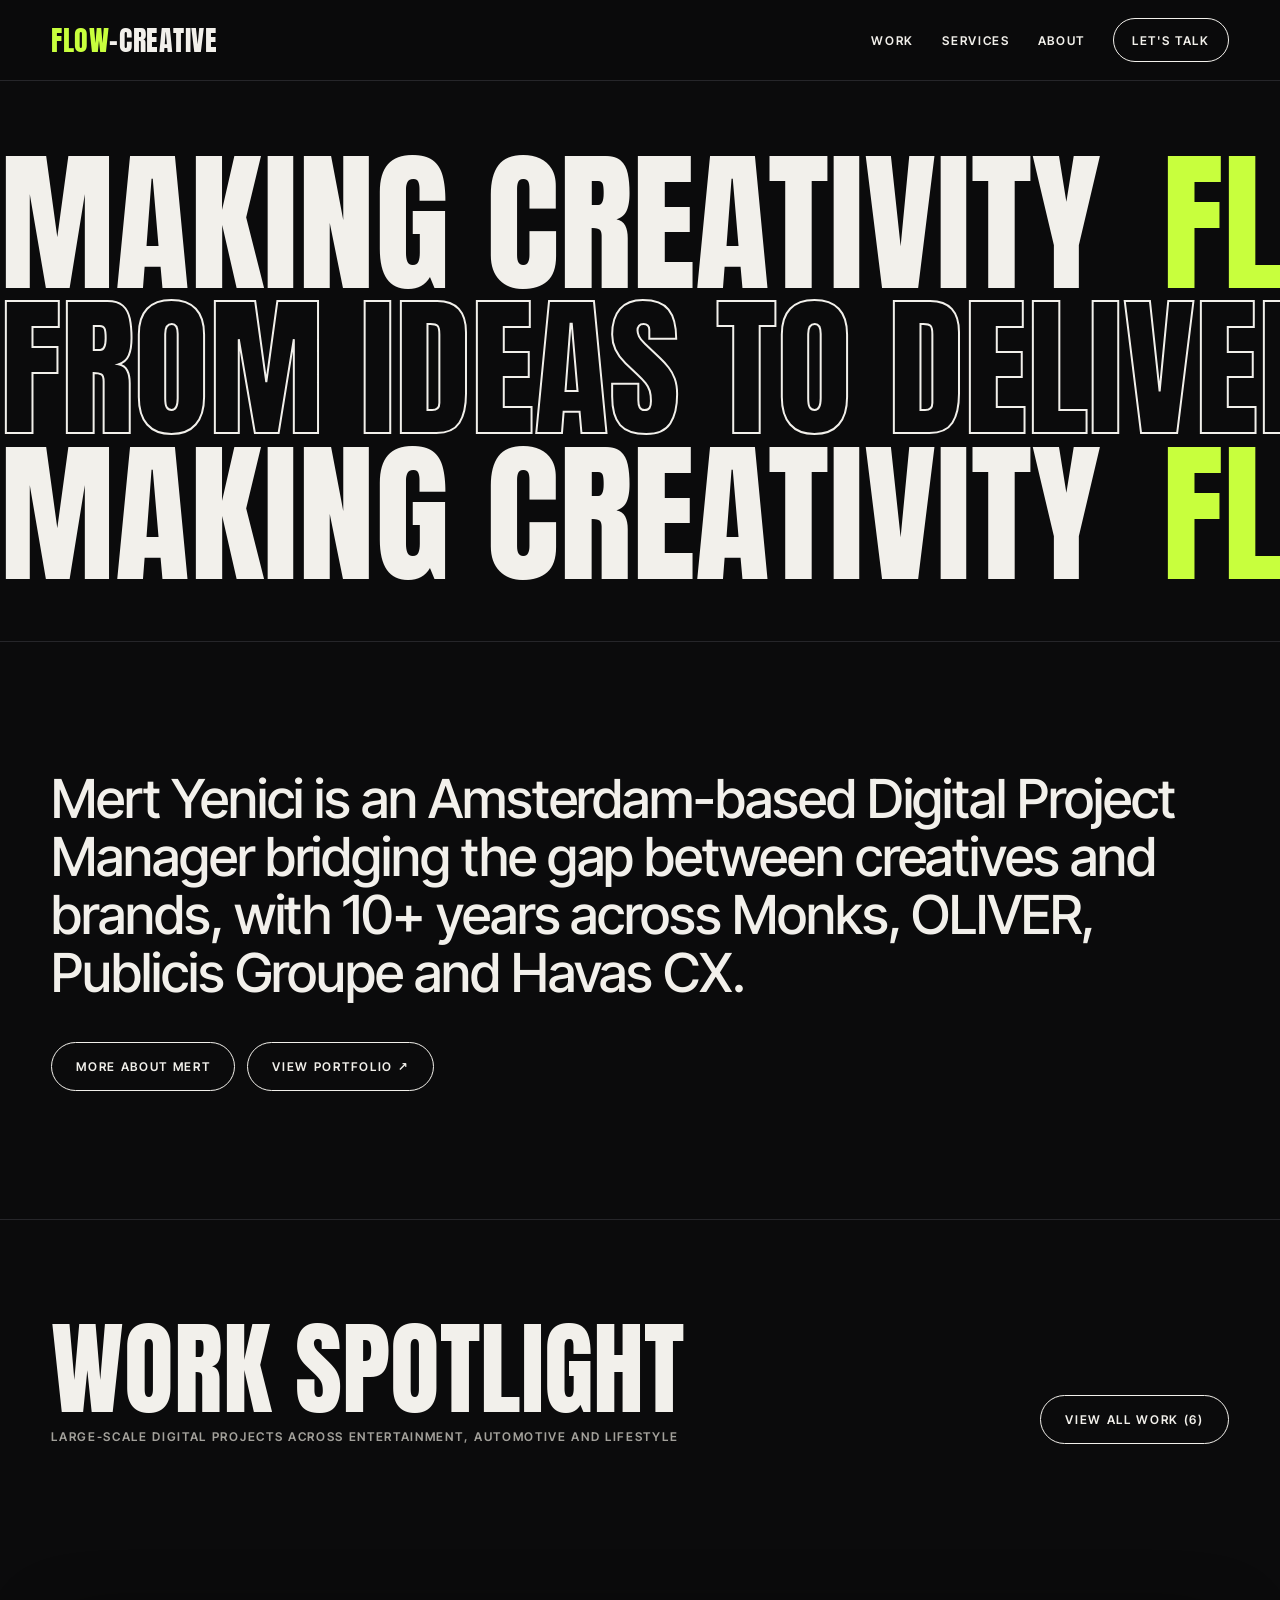
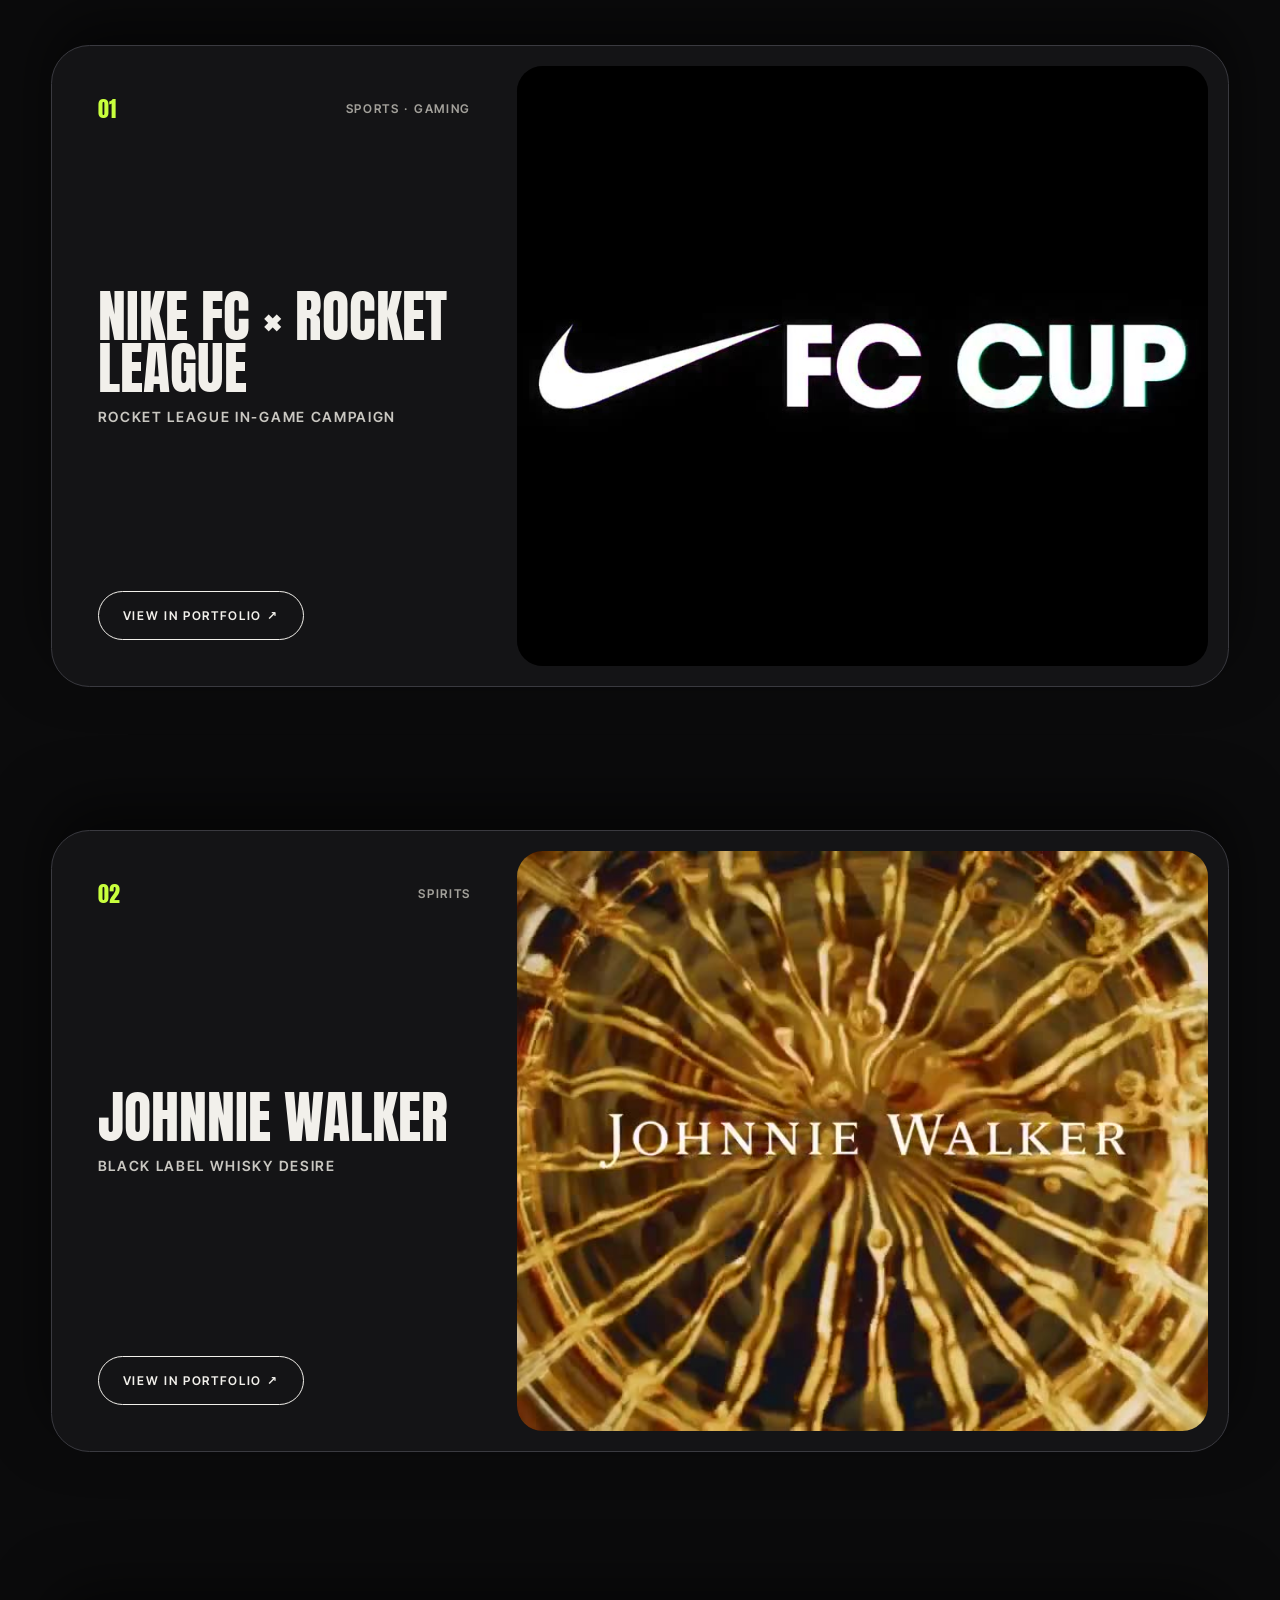
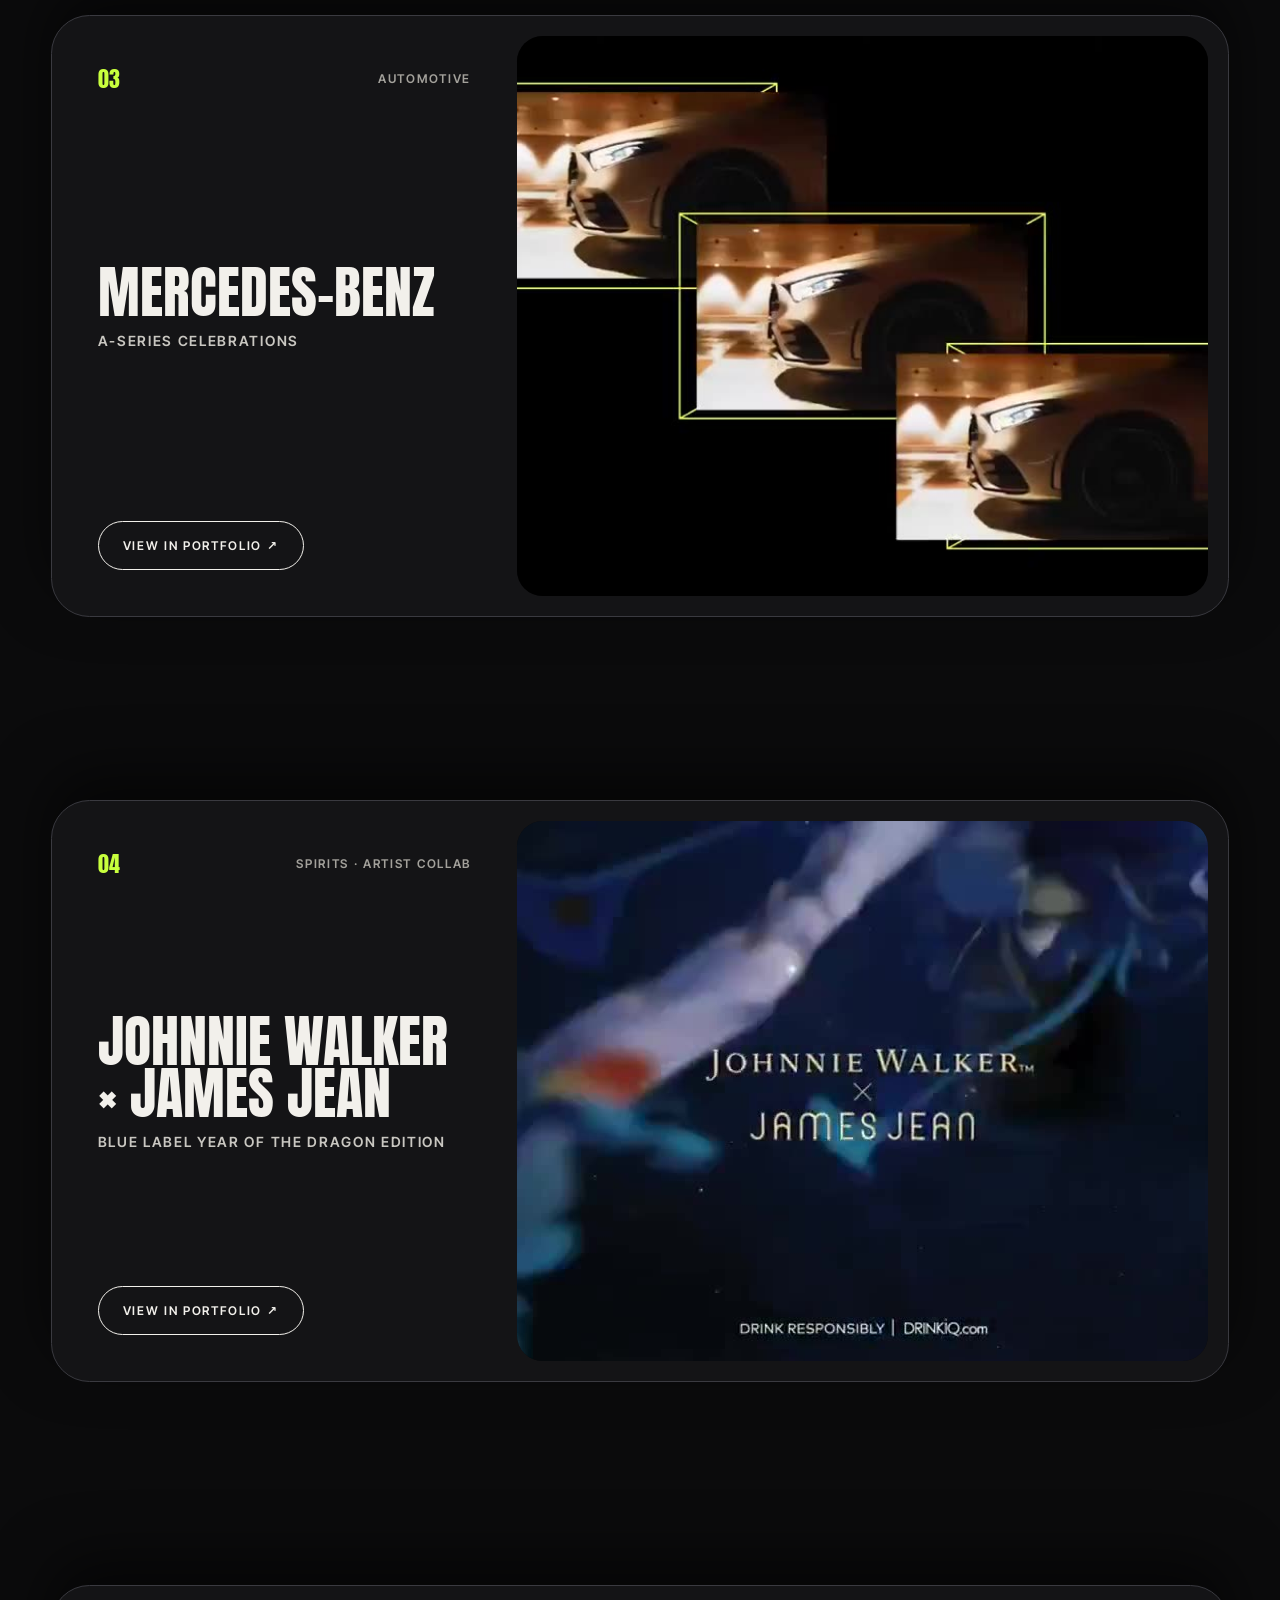
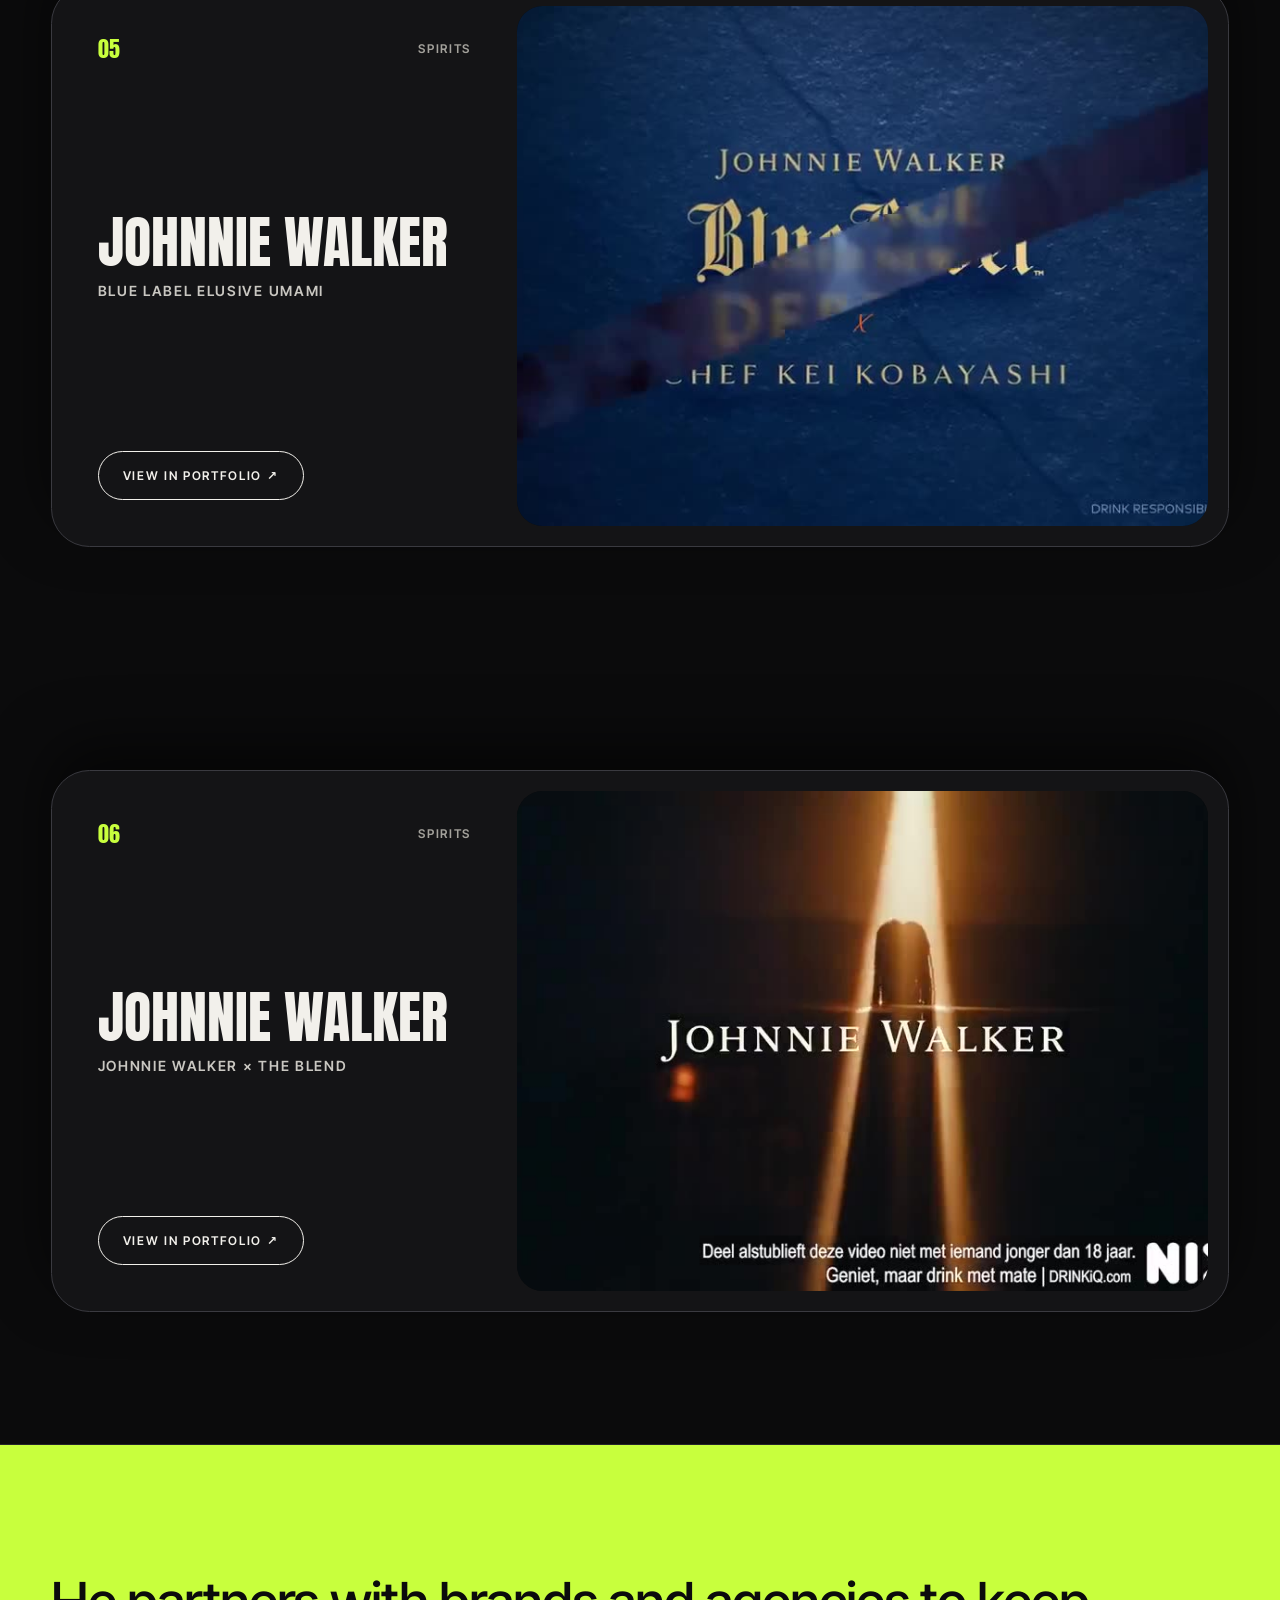
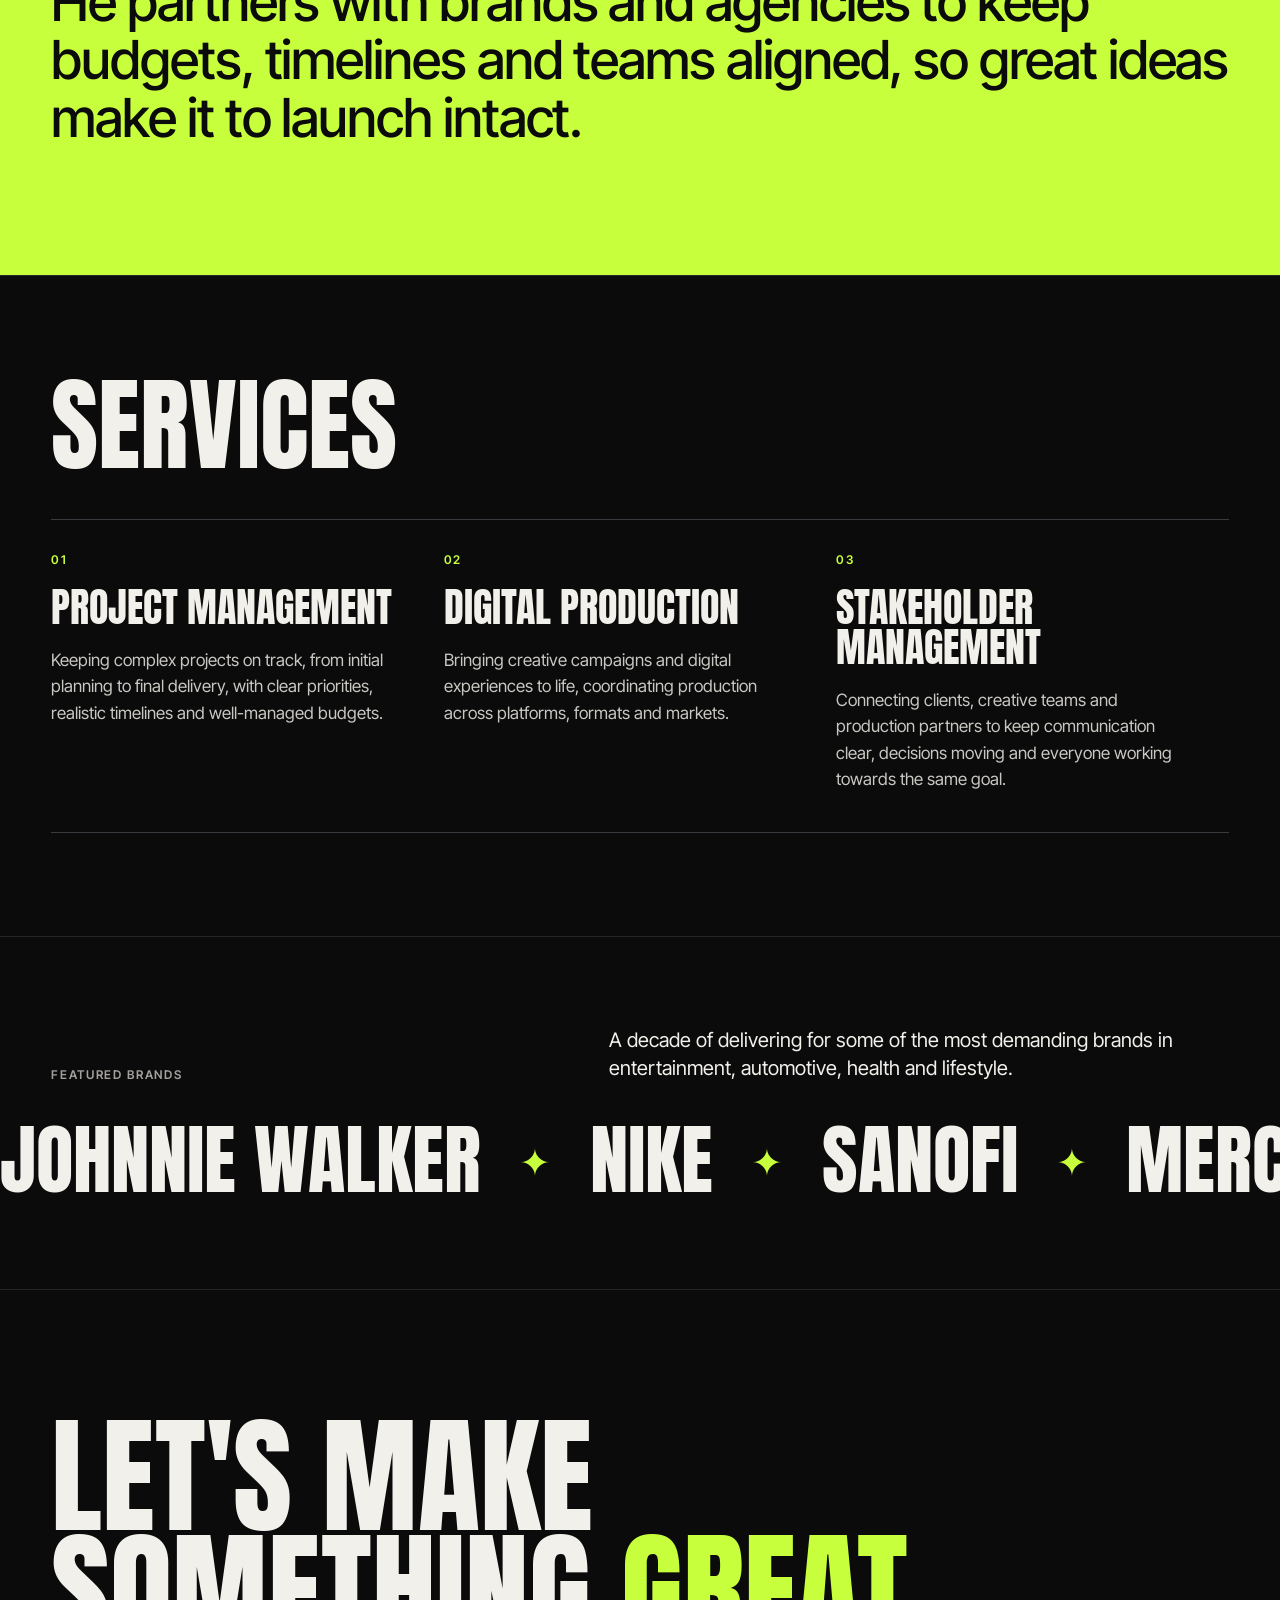
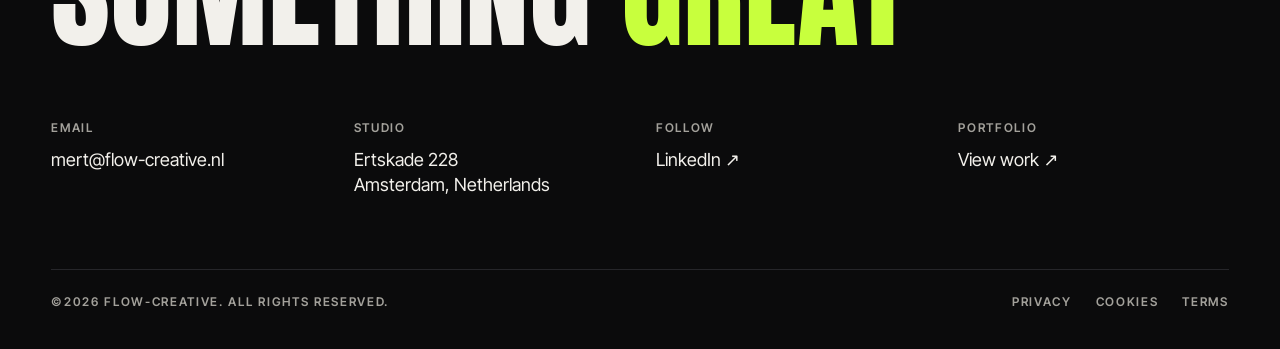
<file: index.html>
<!doctype html>
<html lang="en">
<head>
<meta charset="utf-8">
<meta name="viewport" content="width=device-width, initial-scale=1">
<title>Flow-Creative | Digital Project Management, Amsterdam</title>
<meta name="description" content="Flow-Creative is the freelance practice of Mert Yenici, an Amsterdam-based Digital Project Manager bridging the gap between creatives and brands.">
<link rel="canonical" href="https://flow-creative.nl/">
<link rel="icon" href="favicon.ico" sizes="any">
<link rel="icon" type="image/png" sizes="32x32" href="assets/icons/favicon-32.png">
<link rel="apple-touch-icon" href="assets/icons/apple-touch-icon.png">
<meta name="theme-color" content="#0B0B0C">
<meta property="og:type" content="website">
<meta property="og:url" content="https://flow-creative.nl/">
<meta property="og:site_name" content="Flow-Creative">
<meta property="og:title" content="Flow-Creative | Digital Project Management, Amsterdam">
<meta property="og:description" content="Freelance digital project management by Mert Yenici, bridging the gap between creatives and brands.">
<meta property="og:image" content="https://flow-creative.nl/assets/images/og-image.jpg">
<meta property="og:image:width" content="1200">
<meta property="og:image:height" content="630">
<meta name="twitter:card" content="summary_large_image">
<meta name="twitter:title" content="Flow-Creative | Digital Project Management, Amsterdam">
<meta name="twitter:description" content="Freelance digital project management by Mert Yenici, bridging the gap between creatives and brands.">
<meta name="twitter:image" content="https://flow-creative.nl/assets/images/og-image.jpg">
<link rel="preload" href="assets/fonts/anton-400.woff2" as="font" type="font/woff2" crossorigin>
<link rel="stylesheet" href="assets/css/styles.css?v=2">
</head>
<body>

<header class="site-header">
  <nav class="nav container">
    <a href="#top" class="logo" aria-label="Flow-Creative home"><span class="accent">FLOW</span>-CREATIVE</a>
    <div class="nav-links">
      <a href="#work">WORK</a>
      <a href="#services">SERVICES</a>
      <a href="#about">ABOUT</a>
      <a href="mailto:mert@flow-creative.nl" class="btn">LET'S TALK</a>
    </div>
  </nav>
</header>

<main>

  <section id="top" class="hero" aria-label="Intro">
    <h1 class="visually-hidden">Making creativity flow, from ideas to delivery</h1>
    <div class="marquee" aria-hidden="true">
      <div class="track track-left"><span>Making creativity</span><span class="accent">flow</span><span>Making creativity</span><span class="accent">flow</span></div>
      <div class="track track-right"><span class="outline">From ideas to delivery</span><span>from ideas to delivery</span><span class="outline">From ideas to delivery</span><span>from ideas to delivery</span></div>
      <div class="track track-left"><span>Making creativity</span><span class="accent">flow</span><span>Making creativity</span><span class="accent">flow</span></div>
    </div>
  </section>

  <section id="about" class="container statement-block">
    <h2 class="statement">Mert Yenici is an Amsterdam-based Digital Project Manager bridging the gap between creatives and brands, with 10+ years across Monks, OLIVER, Publicis Groupe and Havas CX.</h2>
    <div class="btn-row">
      <a href="https://www.linkedin.com/in/mertyenici/" target="_blank" rel="noopener" class="btn btn-lg">MORE ABOUT MERT</a>
      <a href="https://canva.link/v7fkd1pgxncw5as" target="_blank" rel="noopener" class="btn btn-lg">VIEW PORTFOLIO ↗</a>
    </div>
  </section>

  <section id="work" class="section-border">
    <div class="container work-head">
      <div class="work-title">
        <h2 class="display">Work spotlight</h2>
        <p class="label">LARGE-SCALE DIGITAL PROJECTS ACROSS ENTERTAINMENT, AUTOMOTIVE AND LIFESTYLE</p>
      </div>
      <a href="https://canva.link/v7fkd1pgxncw5as" target="_blank" rel="noopener" class="btn btn-lg">VIEW ALL WORK (6)</a>
    </div>

    <div class="stack" data-stack>
      <div class="stack-slot">
        <article class="stack-card" style="--i:0">
          <div class="case-text">
            <div class="case-top"><span class="case-num">01</span><span class="label">SPORTS · GAMING</span></div>
            <div class="case-head">
              <h3 class="case-brand">Nike FC × Rocket League</h3>
              <p class="case-title">Rocket League in-game campaign</p>
            </div>
            <a href="https://canva.link/v7fkd1pgxncw5as" target="_blank" rel="noopener" class="btn btn-lg case-link" aria-label="Nike FC × Rocket League, Rocket League in-game campaign. View in portfolio">VIEW IN PORTFOLIO ↗</a>
          </div>
          <a href="https://canva.link/v7fkd1pgxncw5as" target="_blank" rel="noopener" class="case-media" data-lens="150" tabindex="-1" aria-hidden="true">
            <video class="media" src="assets/videos/nike-fc-rocket-league.mp4" poster="assets/posters/nike-fc-rocket-league.jpg" autoplay muted loop playsinline></video>
            <span class="lens"><video class="media" src="assets/videos/nike-fc-rocket-league.mp4" muted loop playsinline></video><span class="lens-tint"></span></span>
          </a>
        </article>
      </div>
      <div class="stack-slot">
        <article class="stack-card" style="--i:1">
          <div class="case-text">
            <div class="case-top"><span class="case-num">02</span><span class="label">SPIRITS</span></div>
            <div class="case-head">
              <h3 class="case-brand">Johnnie Walker</h3>
              <p class="case-title">Black Label Whisky Desire</p>
            </div>
            <a href="https://canva.link/v7fkd1pgxncw5as" target="_blank" rel="noopener" class="btn btn-lg case-link" aria-label="Johnnie Walker, Black Label Whisky Desire. View in portfolio">VIEW IN PORTFOLIO ↗</a>
          </div>
          <a href="https://canva.link/v7fkd1pgxncw5as" target="_blank" rel="noopener" class="case-media" data-lens="150" tabindex="-1" aria-hidden="true">
            <video class="media" src="assets/videos/jw-black-label-whisky-desire.mp4" poster="assets/posters/jw-black-label-whisky-desire.jpg" autoplay muted loop playsinline></video>
            <span class="lens"><video class="media" src="assets/videos/jw-black-label-whisky-desire.mp4" muted loop playsinline></video><span class="lens-tint"></span></span>
          </a>
        </article>
      </div>
      <div class="stack-slot">
        <article class="stack-card" style="--i:2">
          <div class="case-text">
            <div class="case-top"><span class="case-num">03</span><span class="label">AUTOMOTIVE</span></div>
            <div class="case-head">
              <h3 class="case-brand">Mercedes-Benz</h3>
              <p class="case-title">A-Series Celebrations</p>
            </div>
            <a href="https://canva.link/v7fkd1pgxncw5as" target="_blank" rel="noopener" class="btn btn-lg case-link" aria-label="Mercedes-Benz, A-Series Celebrations. View in portfolio">VIEW IN PORTFOLIO ↗</a>
          </div>
          <a href="https://canva.link/v7fkd1pgxncw5as" target="_blank" rel="noopener" class="case-media" data-lens="150" tabindex="-1" aria-hidden="true">
            <video class="media" src="assets/videos/mercedes-benz-a-series-celebrations.mp4" poster="assets/posters/mercedes-benz-a-series-celebrations.jpg" autoplay muted loop playsinline></video>
            <span class="lens"><video class="media" src="assets/videos/mercedes-benz-a-series-celebrations.mp4" muted loop playsinline></video><span class="lens-tint"></span></span>
          </a>
        </article>
      </div>
      <div class="stack-slot">
        <article class="stack-card" style="--i:3">
          <div class="case-text">
            <div class="case-top"><span class="case-num">04</span><span class="label">SPIRITS · ARTIST COLLAB</span></div>
            <div class="case-head">
              <h3 class="case-brand">Johnnie Walker × James Jean</h3>
              <p class="case-title">Blue Label Year of the Dragon Edition</p>
            </div>
            <a href="https://canva.link/v7fkd1pgxncw5as" target="_blank" rel="noopener" class="btn btn-lg case-link" aria-label="Johnnie Walker × James Jean, Blue Label Year of the Dragon Edition. View in portfolio">VIEW IN PORTFOLIO ↗</a>
          </div>
          <a href="https://canva.link/v7fkd1pgxncw5as" target="_blank" rel="noopener" class="case-media" data-lens="150" tabindex="-1" aria-hidden="true">
            <video class="media" src="assets/videos/jw-james-jean-year-of-the-dragon.mp4" poster="assets/posters/jw-james-jean-year-of-the-dragon.jpg" autoplay muted loop playsinline></video>
            <span class="lens"><video class="media" src="assets/videos/jw-james-jean-year-of-the-dragon.mp4" muted loop playsinline></video><span class="lens-tint"></span></span>
          </a>
        </article>
      </div>
      <div class="stack-slot">
        <article class="stack-card" style="--i:4">
          <div class="case-text">
            <div class="case-top"><span class="case-num">05</span><span class="label">SPIRITS</span></div>
            <div class="case-head">
              <h3 class="case-brand">Johnnie Walker</h3>
              <p class="case-title">Blue Label Elusive Umami</p>
            </div>
            <a href="https://canva.link/v7fkd1pgxncw5as" target="_blank" rel="noopener" class="btn btn-lg case-link" aria-label="Johnnie Walker, Blue Label Elusive Umami. View in portfolio">VIEW IN PORTFOLIO ↗</a>
          </div>
          <a href="https://canva.link/v7fkd1pgxncw5as" target="_blank" rel="noopener" class="case-media" data-lens="150" tabindex="-1" aria-hidden="true">
            <video class="media" src="assets/videos/jw-blue-label-elusive-umami.mp4" poster="assets/posters/jw-blue-label-elusive-umami.jpg" autoplay muted loop playsinline></video>
            <span class="lens"><video class="media" src="assets/videos/jw-blue-label-elusive-umami.mp4" muted loop playsinline></video><span class="lens-tint"></span></span>
          </a>
        </article>
      </div>
      <div class="stack-slot">
        <article class="stack-card" style="--i:5">
          <div class="case-text">
            <div class="case-top"><span class="case-num">06</span><span class="label">SPIRITS</span></div>
            <div class="case-head">
              <h3 class="case-brand">Johnnie Walker</h3>
              <p class="case-title">Johnnie Walker × The Blend</p>
            </div>
            <a href="https://canva.link/v7fkd1pgxncw5as" target="_blank" rel="noopener" class="btn btn-lg case-link" aria-label="Johnnie Walker, Johnnie Walker × The Blend. View in portfolio">VIEW IN PORTFOLIO ↗</a>
          </div>
          <a href="https://canva.link/v7fkd1pgxncw5as" target="_blank" rel="noopener" class="case-media" data-lens="150" tabindex="-1" aria-hidden="true">
            <video class="media" src="assets/videos/jw-the-blend.mp4" poster="assets/posters/jw-the-blend.jpg" autoplay muted loop playsinline></video>
            <span class="lens"><video class="media" src="assets/videos/jw-the-blend.mp4" muted loop playsinline></video><span class="lens-tint"></span></span>
          </a>
        </article>
      </div>
    </div>
  </section>

  <section class="approach" aria-label="Approach">
    <div class="container">
      <h2 class="statement">He partners with brands and agencies to keep budgets, timelines and teams aligned, so great ideas make it to launch intact.</h2>
    </div>
  </section>

  <section id="services" class="section-border">
    <div class="container services">
      <h2 class="display">Services</h2>
      <div class="service-grid">
        <div class="service">
          <span class="service-num">01</span>
          <h3>Project management</h3>
          <p>Keeping complex projects on track, from initial planning to final delivery, with clear priorities, realistic timelines and well-managed budgets.</p>
        </div>
        <div class="service">
          <span class="service-num">02</span>
          <h3>Digital production</h3>
          <p>Bringing creative campaigns and digital experiences to life, coordinating production across platforms, formats and markets.</p>
        </div>
        <div class="service">
          <span class="service-num">03</span>
          <h3>Stakeholder management</h3>
          <p>Connecting clients, creative teams and production partners to keep communication clear, decisions moving and everyone working towards the same goal.</p>
        </div>
      </div>
    </div>
  </section>

  <section class="brands section-border" aria-label="Featured brands">
    <div class="container brands-head">
      <h2 class="label">FEATURED BRANDS</h2>
      <p>A decade of delivering for some of the most demanding brands in entertainment, automotive, health and lifestyle.</p>
    </div>
    <div class="track track-slow brands-track" aria-hidden="true">
      <span>Johnnie Walker<i>✦</i></span><span>Nike<i>✦</i></span><span>Sanofi<i>✦</i></span><span>Mercedes-Benz<i>✦</i></span><span>Peugeot<i>✦</i></span><span>Philips<i>✦</i></span><span>Netflix<i>✦</i></span>
      <span>Johnnie Walker<i>✦</i></span><span>Nike<i>✦</i></span><span>Sanofi<i>✦</i></span><span>Mercedes-Benz<i>✦</i></span><span>Peugeot<i>✦</i></span><span>Philips<i>✦</i></span><span>Netflix<i>✦</i></span>
    </div>
    <p class="visually-hidden">Diageo (Johnnie Walker), Nike, Sanofi, Mercedes-Benz, Peugeot, Philips, Netflix</p>
  </section>

</main>

<footer id="contact" class="section-border">
  <div class="container footer">
    <h2 class="footer-title">Let's make<br>something <span class="accent">great</span></h2>
    <div class="footer-grid">
      <div><span class="label">EMAIL</span><a href="mailto:mert@flow-creative.nl">mert@flow-creative.nl</a></div>
      <div><span class="label">STUDIO</span><span>Ertskade 228<br>Amsterdam, Netherlands</span></div>
      <div><span class="label">FOLLOW</span><a href="https://www.linkedin.com/in/mertyenici/" target="_blank" rel="noopener">LinkedIn ↗</a></div>
      <div><span class="label">PORTFOLIO</span><a href="https://canva.link/v7fkd1pgxncw5as" target="_blank" rel="noopener">View work ↗</a></div>
    </div>
    <div class="footer-bottom label">
      <span>©<span id="year">2026</span> FLOW-CREATIVE. ALL RIGHTS RESERVED.</span>
      <div class="footer-links">
        <button type="button" class="link-btn" data-modal="privacy">PRIVACY</button>
        <button type="button" class="link-btn" data-modal="cookies">COOKIES</button>
        <button type="button" class="link-btn" data-modal="terms">TERMS</button>
      </div>
    </div>
  </div>
</footer>

<div class="modal-overlay" id="modal" hidden>
  <div class="modal" role="dialog" aria-modal="true" aria-labelledby="modal-title">
    <div class="modal-header">
      <h2 id="modal-title" class="modal-title"></h2>
      <button type="button" class="modal-close" aria-label="Close">
        <svg width="18" height="18" viewBox="0 0 18 18" fill="none" stroke="currentColor" stroke-width="2" stroke-linecap="round" aria-hidden="true"><path d="M3 3l12 12M15 3L3 15"/></svg>
      </button>
    </div>
    <div class="modal-body" id="modal-body"></div>
  </div>
</div>

<template id="tpl-privacy" data-title="Privacy Statement">
  <p class="modal-effective">Effective date: 25 October 2026</p>
  <p>Flow-Creative is committed to protecting your privacy. This statement explains what information is processed when you visit this website or get in touch.</p>
  <h3>1. Information we collect</h3>
  <ul>
    <li><strong>Information you provide:</strong> your name, email address and any other details you include when you contact us by email.</li>
    <li><strong>Technical information:</strong> this website does not use cookies, analytics or tracking. Our hosting provider (GitHub Pages) may log basic technical data such as your IP address to deliver the site securely.</li>
  </ul>
  <h3>2. How we use your information</h3>
  <ul>
    <li>To respond to your inquiries and provide requested services.</li>
    <li>To comply with legal obligations.</li>
  </ul>
  <h3>3. Sharing your information</h3>
  <p>We do not sell or rent your information. We only share it when required by law.</p>
  <h3>4. Cookies</h3>
  <p>This website does not place cookies. See our Cookies Policy for details.</p>
  <h3>5. Data retention</h3>
  <p>We keep your information only as long as needed to handle your inquiry or as required by law.</p>
  <h3>6. Your rights</h3>
  <ul>
    <li>Access, correct or delete your data.</li>
    <li>Object to or restrict data processing.</li>
    <li>File a complaint with the Dutch Data Protection Authority (Autoriteit Persoonsgegevens).</li>
  </ul>
  <h3>7. Third-party links</h3>
  <p>This website links to third-party websites such as LinkedIn and Canva. We are not responsible for their privacy practices.</p>
  <h3>8. Changes to this statement</h3>
  <p>We may update this statement from time to time. Any changes will be posted here.</p>
  <h3>9. Contact</h3>
  <p>Email: <a href="mailto:mert@flow-creative.nl">mert@flow-creative.nl</a><br>Phone: +31 6 86248751</p>
</template>

<template id="tpl-cookies" data-title="Cookies Policy">
  <p class="modal-effective">Effective date: 25 October 2026</p>
  <p>At Flow-Creative, we value your privacy and are transparent about the technologies we use.</p>
  <h3>What are cookies?</h3>
  <p>Cookies are small text files stored on your device by your web browser. They help websites recognize your device and remember your preferences.</p>
  <h3>Does this website use cookies?</h3>
  <p>No. This website does not use cookies, analytics, advertising or tracking technologies, and it does not load content from third-party services. That is why you will not see a cookie banner.</p>
  <h3>Third-party websites</h3>
  <p>Links to LinkedIn and Canva open those websites, which have their own cookie policies.</p>
  <h3>Changes to this policy</h3>
  <p>If we start using cookies in the future, we will update this policy and ask for your consent where required.</p>
  <h3>Contact</h3>
  <p>Email: <a href="mailto:mert@flow-creative.nl">mert@flow-creative.nl</a><br>Phone: +31 6 86248751</p>
</template>

<template id="tpl-terms" data-title="Terms &amp; Conditions">
  <p class="modal-effective">Effective date: 20 November 2024</p>
  <p>By accessing and using the Flow-Creative website (flow-creative.nl), you agree to be bound by these Terms &amp; Conditions. Please read them carefully.</p>
  <h3>1. Services</h3>
  <p>Flow-Creative provides freelance digital project management, digital production, and stakeholder management services. The scope and terms of any engagement are agreed upon in writing prior to commencing work.</p>
  <h3>2. Intellectual property</h3>
  <p>All content on this website, including text, images, and design, is the property of Flow-Creative unless otherwise stated. You may not reproduce, distribute, or use any content without prior written permission.</p>
  <h3>3. Limitation of liability</h3>
  <p>Flow-Creative shall not be liable for any indirect, incidental, or consequential damages arising from the use of this website or our services. Our total liability shall not exceed the fees paid for the relevant service.</p>
  <h3>4. Third-party links</h3>
  <p>Our website may contain links to third-party websites. Flow-Creative is not responsible for the content or practices of these external sites.</p>
  <h3>5. Confidentiality</h3>
  <p>Both parties agree to keep confidential any proprietary information shared during a project engagement and not to disclose it to third parties without prior written consent.</p>
  <h3>6. Governing law</h3>
  <p>These Terms &amp; Conditions are governed by the laws of the Netherlands. Any disputes shall be subject to the exclusive jurisdiction of the courts of Amsterdam.</p>
  <h3>7. Changes to these terms</h3>
  <p>Flow-Creative reserves the right to update these Terms &amp; Conditions at any time. Continued use of the website following any changes constitutes acceptance of the updated terms.</p>
  <h3>8. Contact</h3>
  <p>Email: <a href="mailto:mert@flow-creative.nl">mert@flow-creative.nl</a><br>Phone: +31 6 86248751</p>
</template>

<script src="assets/js/main.js?v=2"></script>
</body>
</html>
</file>
<file: assets/css/styles.css>
/* Flow-Creative */

/* Fonts (self-hosted, no third-party requests) */
@font-face { font-family: 'Anton'; src: url('../fonts/anton-400.woff2') format('woff2'); font-weight: 400; font-style: normal; font-display: swap; }
@font-face { font-family: 'Inter Tight'; src: url('../fonts/inter-tight-400.woff2') format('woff2'); font-weight: 400; font-style: normal; font-display: swap; }
@font-face { font-family: 'Inter Tight'; src: url('../fonts/inter-tight-500.woff2') format('woff2'); font-weight: 500; font-style: normal; font-display: swap; }
@font-face { font-family: 'Inter Tight'; src: url('../fonts/inter-tight-600.woff2') format('woff2'); font-weight: 600; font-style: normal; font-display: swap; }

:root {
  --bg: #0B0B0C;
  --surface: #17171A;
  --line: #26262A;
  --line-strong: #3A3A40;
  --text: #F2F0EB;
  --text-soft: #C9C7C1;
  --muted: #A3A19B;
  --accent: #C8FF3D;
  --display: 'Anton', 'Impact', sans-serif;
  --body: 'Inter Tight', system-ui, sans-serif;
  --gutter: clamp(16px, 4vw, 56px);
}

@property --r {
  syntax: '<length>';
  inherits: true;
  initial-value: 0px;
}

* { box-sizing: border-box; }

html { scroll-behavior: smooth; }

body {
  margin: 0;
  background: var(--bg);
  color: var(--text);
  font-family: var(--body);
  overflow-x: hidden;
  -webkit-font-smoothing: antialiased;
}

a { color: var(--text); text-decoration: none; }
a:hover { color: var(--accent); }

.accent { color: var(--accent); }

.visually-hidden {
  position: absolute !important;
  width: 1px; height: 1px;
  overflow: hidden;
  clip: rect(0 0 0 0);
  white-space: nowrap;
}

.container {
  max-width: 1440px;
  margin: 0 auto;
  padding-left: var(--gutter);
  padding-right: var(--gutter);
}

.section-border { border-top: 1px solid var(--line); }

.label {
  margin: 0;
  font-size: 12px;
  font-weight: 600;
  letter-spacing: 0.14em;
  color: var(--muted);
}

.display {
  margin: 0;
  font-family: var(--display);
  font-weight: 400;
  font-size: clamp(56px, 8vw, 120px);
  line-height: 0.9;
  text-transform: uppercase;
}

.statement {
  margin: 0;
  max-width: 1180px;
  font-weight: 500;
  font-size: clamp(30px, 4.2vw, 60px);
  line-height: 1.08;
  letter-spacing: -0.02em;
}

/* Buttons */

.btn {
  display: inline-flex;
  align-items: center;
  min-height: 44px;
  font-family: var(--body);
  font-size: 12px;
  font-weight: 600;
  letter-spacing: 0.14em;
  color: var(--text);
  background: transparent;
  border: 1px solid var(--text);
  padding: 12px 18px;
  border-radius: 999px;
  cursor: pointer;
  transition: background .2s, color .2s;
}
.btn:hover { background: var(--text); color: var(--bg); }
.btn-lg { padding: 16px 24px; }
.btn-accent { background: var(--accent); border-color: var(--accent); color: var(--bg); }
.btn-accent:hover { background: var(--text); border-color: var(--text); }
.btn-row { display: flex; flex-wrap: wrap; gap: 12px; }

/* Header */

.site-header {
  position: sticky;
  top: 0;
  z-index: 10;
  background: rgba(11, 11, 12, 0.88);
  backdrop-filter: blur(10px);
  -webkit-backdrop-filter: blur(10px);
  border-bottom: 1px solid var(--line);
}

.nav {
  padding-top: 18px;
  padding-bottom: 18px;
  display: flex;
  flex-wrap: wrap;
  gap: 16px;
  align-items: center;
  justify-content: space-between;
}

.logo {
  font-family: var(--display);
  font-size: 28px;
  line-height: 1;
  letter-spacing: 0.02em;
}
.logo:hover { color: var(--text); }

.nav-links {
  display: flex;
  flex-wrap: wrap;
  gap: 28px;
  align-items: center;
  font-size: 12px;
  font-weight: 600;
  letter-spacing: 0.14em;
}

/* Marquees */

@keyframes slide-left { from { transform: translateX(0); } to { transform: translateX(-50%); } }
@keyframes slide-right { from { transform: translateX(-50%); } to { transform: translateX(0); } }

.track { display: flex; width: max-content; white-space: nowrap; }
.track-left { animation: slide-left 38s linear infinite; }
.track-right { animation: slide-right 44s linear infinite; }
.track-slow { animation: slide-left 60s linear infinite; }

@media (prefers-reduced-motion: reduce) {
  .track-left, .track-right, .track-slow { animation: none; }
}

/* Hero */

.hero {
  padding: clamp(40px, 6vw, 72px) 0 clamp(32px, 5vw, 56px);
  border-bottom: 1px solid var(--line);
  overflow: hidden;
}

.marquee {
  display: flex;
  flex-direction: column;
  gap: 4px;
  font-family: var(--display);
  font-size: clamp(64px, 12vw, 184px);
  line-height: 0.92;
  text-transform: uppercase;
}
.marquee span { padding-right: 0.4em; }
.marquee .outline { -webkit-text-stroke: 2px var(--text); color: transparent; }

/* About */

.statement-block {
  padding-top: clamp(72px, 10vw, 140px);
  padding-bottom: clamp(72px, 10vw, 140px);
  display: flex;
  flex-direction: column;
  gap: 40px;
}

/* Work */

.work-head {
  padding-top: clamp(64px, 8vw, 112px);
  padding-bottom: clamp(64px, 8vw, 112px);
  display: flex;
  flex-wrap: wrap;
  gap: 24px;
  align-items: flex-end;
  justify-content: space-between;
}
.work-title { display: flex; flex-direction: column; gap: 14px; }

/* Work: sticky stacking case studies */

.stack { position: relative; padding-bottom: 12vh; }

.stack-slot {
  position: sticky;
  top: 0;
  height: 85vh;
  min-height: 560px;
  display: flex;
  justify-content: center;
  align-items: flex-start;
  padding: clamp(80px, 11vh, 112px) var(--gutter) 0;
}

.stack-card {
  position: relative;
  top: calc(var(--i) * 20px);
  width: min(1328px, 100%);
  height: calc(100% - 24px - var(--i) * 20px);
  display: flex;
  gap: clamp(12px, 1.6vw, 20px);
  padding: clamp(12px, 1.6vw, 20px);
  border-radius: clamp(24px, 3vw, 40px);
  border: 1px solid var(--line-strong);
  background: #141416;
  box-shadow: 0 -24px 60px rgba(0, 0, 0, 0.55);
  transform-origin: top center;
  will-change: transform;
}

.case-text {
  flex: 1 1 38%;
  min-width: 0;
  display: flex;
  flex-direction: column;
  justify-content: space-between;
  gap: 24px;
  padding: clamp(12px, 2vw, 32px);
}
.case-top { display: flex; justify-content: space-between; align-items: center; gap: 12px; }
.case-num { font-family: var(--display); font-size: 22px; color: var(--accent); }
.case-head { display: flex; flex-direction: column; gap: 14px; }
.case-brand { margin: 0; font-family: var(--display); font-weight: 400; font-size: clamp(36px, 4.4vw, 72px); line-height: 0.92; text-transform: uppercase; }
.case-title { margin: 0; font-size: 14px; font-weight: 600; letter-spacing: 0.12em; text-transform: uppercase; color: var(--text-soft); }
.case-link { align-self: flex-start; }

.case-media {
  --x: 50%;
  --y: 50%;
  --r: 0px;
  flex: 1 1 62%;
  min-width: 0;
  position: relative;
  display: block;
  overflow: hidden;
  border-radius: clamp(16px, 2vw, 28px);
  background: var(--bg);
  transition: --r .45s cubic-bezier(.2, .8, .2, 1);
}
.case-media:hover .media { transform: scale(1.04); }

@media (max-width: 860px) {
  .stack-slot { height: 88vh; padding-top: 184px; }
  .stack-card { flex-direction: column-reverse; }
  .case-media { flex: 1 1 auto; min-height: 0; }
  .case-text { flex: 0 0 auto; gap: 16px; padding: 8px 8px 12px; }
  .case-brand { font-size: clamp(30px, 8vw, 44px); }
}

.tile {
  --x: 50%;
  --y: 50%;
  --r: 0px;
  position: relative;
  display: block;
  aspect-ratio: 16 / 10;
  overflow: hidden;
  border-radius: 6px;
  background: var(--bg);
  color: var(--text);
  transition: --r .45s cubic-bezier(.2, .8, .2, 1);
}
.tile:hover { color: var(--text); }
.tile-full { grid-column: 1 / -1; aspect-ratio: 16 / 9; }

.media {
  position: absolute;
  inset: 0;
  width: 100%;
  height: 100%;
  object-fit: cover;
  transition: transform .5s ease;
}
.tile:hover .media { transform: scale(1.03); }

/* Lens hover effect */
.lens {
  position: absolute;
  inset: 0;
  pointer-events: none;
  clip-path: circle(var(--r) at var(--x) var(--y));
}
.lens .media { filter: grayscale(1) contrast(1.35) brightness(1.15); }
.lens-tint { position: absolute; inset: 0; background: var(--accent); mix-blend-mode: multiply; }
@media (hover: none) { .lens { display: none; } }

.tile-meta {
  position: absolute;
  left: 0; right: 0; bottom: 0;
  padding: clamp(20px, 3vw, 40px);
  display: flex;
  flex-direction: column;
  gap: 10px;
  background: linear-gradient(0deg, rgba(0,0,0,0.75), rgba(0,0,0,0));
}
.tile-full .tile-meta { padding: clamp(24px, 4vw, 56px); }

.tile-brand {
  font-family: var(--display);
  font-size: clamp(28px, 3vw, 44px);
  line-height: 0.95;
  text-transform: uppercase;
}
.tile-full .tile-brand { font-size: clamp(40px, 5vw, 80px); }

.tile-title {
  font-size: 13px;
  font-weight: 600;
  letter-spacing: 0.12em;
  text-transform: uppercase;
}

.tags { display: flex; flex-wrap: wrap; gap: 8px; padding-top: 4px; }
.tag {
  font-size: 11px;
  font-weight: 600;
  letter-spacing: 0.1em;
  text-transform: uppercase;
  padding: 7px 12px;
  border-radius: 999px;
  background: rgba(242, 240, 235, 0.16);
  backdrop-filter: blur(8px);
  -webkit-backdrop-filter: blur(8px);
}
.tag-accent { background: var(--accent); color: var(--bg); }

/* Approach */

.approach {
  border-top: 1px solid var(--line);
  background: var(--accent);
  color: var(--bg);
}
.approach .container {
  padding-top: clamp(72px, 10vw, 140px);
  padding-bottom: clamp(72px, 10vw, 140px);
}

/* Services */

.services {
  padding-top: clamp(64px, 8vw, 112px);
  padding-bottom: clamp(64px, 8vw, 112px);
  display: flex;
  flex-direction: column;
  gap: 48px;
}

.service-grid {
  display: grid;
  grid-template-columns: repeat(auto-fit, minmax(min(100%, 300px), 1fr));
  border-top: 1px solid var(--line-strong);
}

.service {
  padding: 32px 32px 40px 0;
  display: flex;
  flex-direction: column;
  gap: 20px;
  border-bottom: 1px solid var(--line-strong);
}
.service-num { font-size: 12px; font-weight: 600; letter-spacing: 0.14em; color: var(--accent); }
.service h3 { margin: 0; font-family: var(--display); font-weight: 400; font-size: 40px; line-height: 1; text-transform: uppercase; }
.service p { margin: 0; font-size: 17px; line-height: 1.55; color: var(--text-soft); }

/* Brands */

.brands {
  padding: clamp(56px, 7vw, 96px) 0;
  display: flex;
  flex-direction: column;
  gap: 40px;
  overflow: hidden;
}

.brands-head {
  width: 100%;
  display: flex;
  flex-wrap: wrap;
  gap: 24px;
  justify-content: space-between;
  align-items: flex-end;
}
.brands-head p { margin: 0; max-width: 620px; font-size: 20px; line-height: 1.4; }

.brands-track {
  font-family: var(--display);
  font-size: clamp(40px, 6vw, 88px);
  line-height: 1;
  text-transform: uppercase;
}
.brands-track span { display: flex; align-items: center; gap: 0.5em; padding-right: 0.5em; }
.brands-track i { font-style: normal; color: var(--accent); font-size: 0.5em; }

/* Footer */

.footer {
  padding-top: clamp(72px, 10vw, 140px);
  padding-bottom: 40px;
  display: flex;
  flex-direction: column;
  gap: 72px;
}

.footer-title {
  margin: 0;
  font-family: var(--display);
  font-weight: 400;
  font-size: clamp(56px, 10vw, 168px);
  line-height: 0.9;
  text-transform: uppercase;
}

.footer-grid {
  display: grid;
  grid-template-columns: repeat(auto-fit, minmax(min(100%, 220px), 1fr));
  gap: 32px;
}
.footer-grid > div { display: flex; flex-direction: column; gap: 10px; font-size: 18px; line-height: 1.4; }

.footer-bottom {
  display: flex;
  flex-wrap: wrap;
  gap: 20px;
  justify-content: space-between;
  padding-top: 24px;
  border-top: 1px solid var(--line);
}
.footer-links { display: flex; flex-wrap: wrap; gap: 24px; }
.footer-links a { color: var(--muted); }
.footer-links a:hover { color: var(--accent); }

/* Footer legal links */

.link-btn {
  background: none;
  border: 0;
  padding: 0;
  font: inherit;
  letter-spacing: inherit;
  color: var(--muted);
  cursor: pointer;
}
.link-btn:hover { color: var(--accent); }

/* Smaller Mercedes frame */

.tile-narrow {
  width: 100%;
  max-width: 960px;
  justify-self: center;
  margin: clamp(32px, 5vw, 72px) 0 0;
}

/* Legal pop-ups */

.modal-overlay {
  position: fixed;
  inset: 0;
  z-index: 100;
  background: rgba(0, 0, 0, 0.7);
  display: flex;
  align-items: center;
  justify-content: center;
  padding: 16px;
}
.modal-overlay[hidden] { display: none; }

.modal {
  width: 100%;
  max-width: 680px;
  max-height: min(80vh, 760px);
  display: flex;
  flex-direction: column;
  background: var(--surface);
  border: 1px solid var(--line-strong);
  border-radius: 16px;
  box-shadow: 0 24px 60px rgba(0,0,0,0.55);
  overflow: hidden;
}

.modal-header {
  display: flex;
  align-items: center;
  justify-content: space-between;
  gap: 16px;
  padding: 20px 24px;
  border-bottom: 1px solid var(--line-strong);
}
.modal-title { margin: 0; font-family: var(--display); font-weight: 400; font-size: 28px; line-height: 1; text-transform: uppercase; }
.modal-close {
  width: 44px; height: 44px;
  display: inline-flex; align-items: center; justify-content: center;
  background: transparent;
  color: var(--text);
  border: 1px solid var(--line-strong);
  border-radius: 999px;
  cursor: pointer;
}
.modal-close:hover { border-color: var(--accent); color: var(--accent); }

.modal-body { padding: 24px; overflow-y: auto; font-size: 15px; line-height: 1.7; color: var(--text-soft); }
.modal-body h3 { margin: 24px 0 6px; font-size: 15px; font-weight: 600; color: var(--text); }
.modal-body p { margin: 0 0 10px; }
.modal-body ul { margin: 0 0 10px; padding-left: 20px; }
.modal-body li { margin-bottom: 4px; }
.modal-body strong { color: var(--text); font-weight: 600; }
.modal-body a { color: var(--accent); text-decoration: underline; }
.modal-effective { font-size: 13px; color: var(--muted); }

body.modal-open { overflow: hidden; }
</file>
